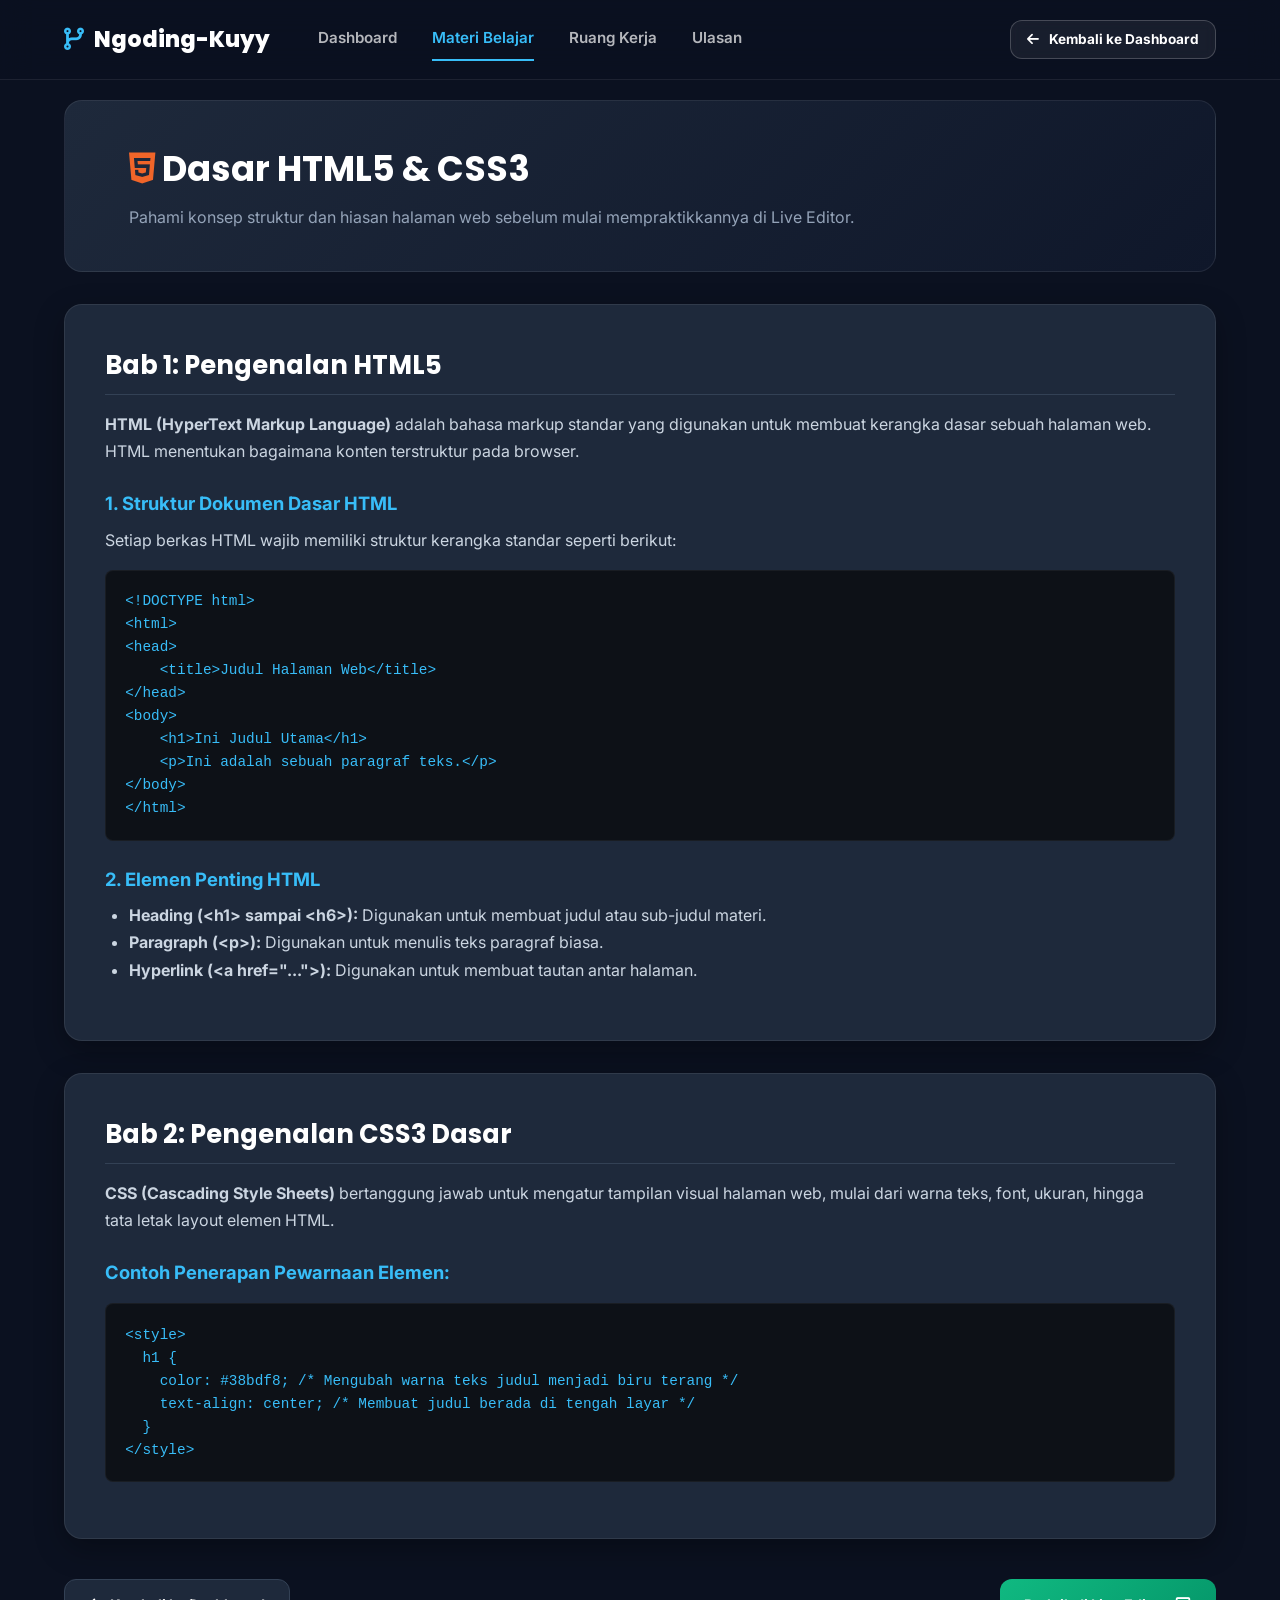
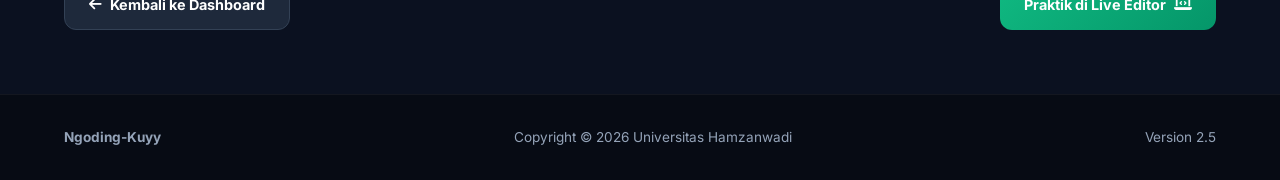
<file: materi-web.html>
<!DOCTYPE html>
<html lang="id">
<head>
    <meta charset="UTF-8">
    <meta name="viewport" content="width=device-width, initial-scale=1.0">
    <title>Materi Web Development - NgodingKuy</title>
    <link rel="stylesheet" href="https://cdnjs.cloudflare.com/ajax/libs/font-awesome/6.4.0/css/all.min.css">
    <link rel="stylesheet" href="https://fonts.googleapis.com/css2?family=Inter:wght@400;500;600;700&family=Poppins:wght@500;600;700;800&display=swap">
    <link rel="stylesheet" href="assets/css/style.css">
    <style>
        .materi-page-wrapper {
            padding-top: 100px;
            padding-bottom: 4rem;
        }
        .materi-body-card {
            background-color: var(--card-bg);
            border: 1px solid rgba(255, 255, 255, 0.08);
            padding: 2.5rem;
            border-radius: 18px;
            margin-bottom: 2rem;
            box-shadow: 0 10px 30px rgba(0, 0, 0, 0.3);
        }
        .materi-body-card h2 {
            font-family: 'Poppins', sans-serif;
            font-size: 1.6rem;
            color: #FFFFFF;
            margin-bottom: 1rem;
            border-bottom: 1px solid var(--border-color);
            padding-bottom: 0.5rem;
        }
        .materi-body-card h3 {
            margin: 1.5rem 0 0.5rem;
            color: var(--secondary);
            font-size: 1.15rem;
        }
        .materi-body-card p {
            color: #CBD5E1;
            line-height: 1.7;
            margin-bottom: 1rem;
        }
        .materi-body-card ul {
            margin-left: 1.5rem;
            margin-bottom: 1rem;
            color: #CBD5E1;
            line-height: 1.7;
        }
        .code-block-display {
            background-color: #0d1117;
            padding: 1.2rem;
            border-left: 4px solid var(--secondary);
            border-radius: 8px;
            font-family: monospace;
            margin: 1rem 0;
            color: #38bdf8;
            overflow-x: auto;
            font-size: 0.9rem;
            border: 1px solid rgba(255, 255, 255, 0.05);
        }
        .materi-navigation {
            display: flex;
            justify-content: space-between;
            margin-top: 2.5rem;
            gap: 1rem;
        }
        .btn-nav-action {
            display: inline-flex;
            align-items: center;
            gap: 0.5rem;
            padding: 0.8rem 1.5rem;
            border-radius: 12px;
            text-decoration: none;
            font-weight: 700;
            font-size: 0.9rem;
            transition: var(--transition);
        }
        .btn-back-menu {
            background-color: var(--card-bg);
            color: #FFFFFF;
            border: 1px solid var(--border-color);
        }
        .btn-back-menu:hover {
            background-color: var(--border-color);
            color: var(--secondary);
        }
        .btn-go-editor {
            background: linear-gradient(135deg, #10b981, #059669);
            color: #FFFFFF;
        }
        .btn-go-editor:hover {
            box-shadow: 0 8px 20px rgba(16, 185, 129, 0.4);
            transform: translateY(-2px);
        }
    </style>
</head>
<body>

    <nav class="navbar">
        <div class="nav-left">
            <div class="nav-logo">
                <i class="fa-solid fa-code-branch"></i> Ngoding-Kuyy
            </div>
            <div class="nav-links-desktop">
                <a href="index.html#hero">Dashboard</a>
                <a href="index.html#materi-section" class="active-nav">Materi Belajar</a>
                <a href="index.html#editor-section">Ruang Kerja</a>
                <a href="index.html#testimoni-section">Ulasan</a>
            </div>
        </div>
        <div class="nav-right">
            <a href="index.html#materi-section" class="btn-hero-secondary" style="padding: 0.5rem 1rem; font-size: 0.85rem;"><i class="fa-solid fa-arrow-left"></i> Kembali ke Dashboard</a>
        </div>
    </nav>

    <div class="materi-page-wrapper">
        <header class="hero-card" style="padding: 2.5rem 4rem; max-width: 1200px; margin: 0 auto 2rem auto; width: 90%; background: linear-gradient(135deg, #1e293b, #0f172a); border-radius: 18px; border: 1px solid rgba(255,255,255,0.08);">
            <div class="hero-content">
                <h1 style="font-family: 'Poppins', sans-serif; font-size: 2.2rem; color: #FFFFFF; margin-bottom: 0.5rem;"><i class="fa-brands fa-html5" style="color: #f06529;"></i> Dasar HTML5 & CSS3</h1>
                <p style="color: var(--text-muted); font-size: 1rem;">Pahami konsep struktur dan hiasan halaman web sebelum mulai mempraktikkannya di Live Editor.</p>
            </div>
        </header>

        <main class="container" style="max-width: 1200px; margin: 0 auto; width: 90%;">
            
            <article class="materi-body-card">
                <h2>Bab 1: Pengenalan HTML5</h2>
                <p><strong>HTML (HyperText Markup Language)</strong> adalah bahasa markup standar yang digunakan untuk membuat kerangka dasar sebuah halaman web. HTML menentukan bagaimana konten terstruktur pada browser.</p>
                
                <h3>1. Struktur Dokumen Dasar HTML</h3>
                <p>Setiap berkas HTML wajib memiliki struktur kerangka standar seperti berikut:</p>
                
                <div class="code-block-display">
&lt;!DOCTYPE html&gt;<br>
&lt;html&gt;<br>
&lt;head&gt;<br>
&nbsp;&nbsp;&nbsp;&nbsp;&lt;title&gt;Judul Halaman Web&lt;/title&gt;<br>
&lt;/head&gt;<br>
&lt;body&gt;<br>
&nbsp;&nbsp;&nbsp;&nbsp;&lt;h1&gt;Ini Judul Utama&lt;/h1&gt;<br>
&nbsp;&nbsp;&nbsp;&nbsp;&lt;p&gt;Ini adalah sebuah paragraf teks.&lt;/p&gt;<br>
&lt;/body&gt;<br>
&lt;/html&gt;
                </div>

                <h3>2. Elemen Penting HTML</h3>
                <ul>
                    <li><strong>Heading (&lt;h1&gt; sampai &lt;h6&gt;):</strong> Digunakan untuk membuat judul atau sub-judul materi.</li>
                    <li><strong>Paragraph (&lt;p&gt;):</strong> Digunakan untuk menulis teks paragraf biasa.</li>
                    <li><strong>Hyperlink (&lt;a href="..."&gt;):</strong> Digunakan untuk membuat tautan antar halaman.</li>
                </ul>
            </article>

            <article class="materi-body-card">
                <h2>Bab 2: Pengenalan CSS3 Dasar</h2>
                <p><strong>CSS (Cascading Style Sheets)</strong> bertanggung jawab untuk mengatur tampilan visual halaman web, mulai dari warna teks, font, ukuran, hingga tata letak layout elemen HTML.</p>
                
                <h3>Contoh Penerapan Pewarnaan Elemen:</h3>
                <div class="code-block-display">
&lt;style&gt;<br>
&nbsp;&nbsp;h1 {<br>
&nbsp;&nbsp;&nbsp;&nbsp;color: #38bdf8; /* Mengubah warna teks judul menjadi biru terang */<br>
&nbsp;&nbsp;&nbsp;&nbsp;text-align: center; /* Membuat judul berada di tengah layar */<br>
&nbsp;&nbsp;}<br>
&lt;/style&gt;
                </div>
            </article>

            <div class="materi-navigation">
                <a href="index.html#materi-section" class="btn-nav-action btn-back-menu"><i class="fa-solid fa-arrow-left"></i> Kembali ke Dashboard</a>
                <a href="index.html#editor-section" class="btn-nav-action btn-go-editor">Praktik di Live Editor <i class="fa-solid fa-laptop-code"></i></a>
            </div>

        </main>
    </div>

    <footer class="dashboard-footer full-width-footer">
        <div class="footer-left-logo"><strong>Ngoding-Kuyy</strong></div>
        <div class="footer-center-copy">Copyright &copy; 2026 Universitas Hamzanwadi</div>
        <div class="footer-right-version">Version 2.5</div>
    </footer>

</body>
</html>
</file>
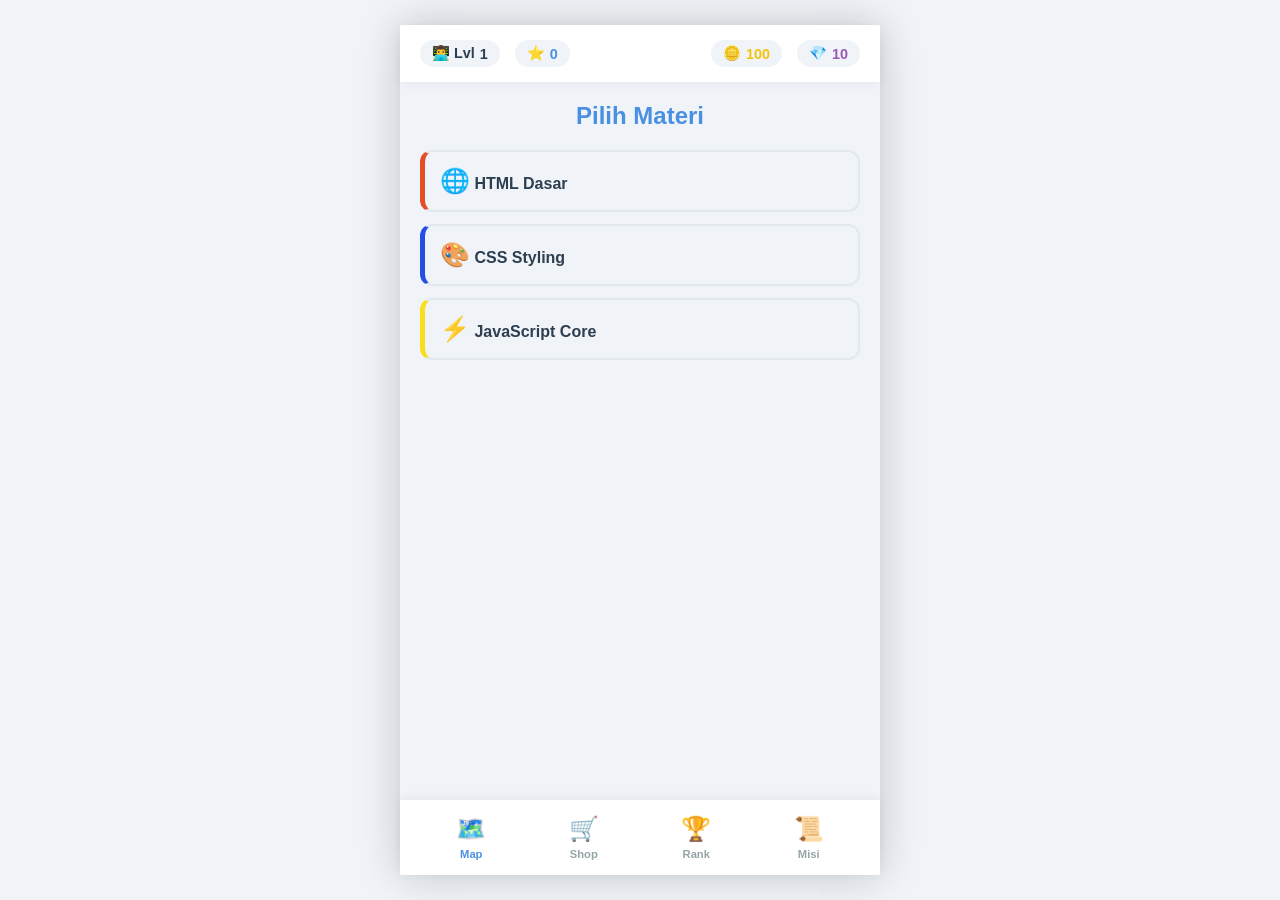
<file: game/kode_mix.html>
<!DOCTYPE html>
<html lang="id">
<head>
    <meta charset="UTF-8">
    <meta name="viewport" content="width=device-width, initial-scale=1.0, maximum-scale=1.0, user-scalable=no">
    <title>Code Journey</title>
    <style>
        /* =========================================
           BAGIAN CSS (Pindahkan ke css/style.css)
           ========================================= */
        :root {
            --primary: #4A90E2;
            --secondary: #50E3C2;
            --accent: #F5A623;
            --bg-color: #F0F4F8;
            --text-dark: #2C3E50;
            --hp-green: #2ECC71;
            --hp-red: #E74C3C;
            --panel-bg: #FFFFFF;
            --shadow: 0 8px 24px rgba(0,0,0,0.1);
            --border-radius: 16px;
        }

        * {
            box-sizing: border-box;
            margin: 0;
            padding: 0;
            font-family: 'Nunito', 'Segoe UI', Tahoma, Geneva, Verdana, sans-serif;
            user-select: none;
        }

        body {
            background-color: var(--bg-color);
            color: var(--text-dark);
            display: flex;
            justify-content: center;
            align-items: center;
            min-height: 100vh;
            overflow: hidden; /* Mencegah scroll di mobile */
        }

        #game-container {
            width: 100%;
            max-width: 480px; /* Ukuran mobile-first, bagus di desktop juga */
            height: 100vh;
            max-height: 850px;
            background: var(--bg-color);
            position: relative;
            display: flex;
            flex-direction: column;
            box-shadow: 0 0 40px rgba(0,0,0,0.2);
        }

        /* --- HUD / Header --- */
        #hud {
            background: var(--panel-bg);
            padding: 15px 20px;
            display: flex;
            justify-content: space-between;
            align-items: center;
            box-shadow: 0 2px 10px rgba(0,0,0,0.05);
            z-index: 10;
        }

        .hud-left, .hud-right { display: flex; gap: 15px; align-items: center; }
        .stat-badge {
            background: var(--bg-color);
            padding: 5px 12px;
            border-radius: 20px;
            font-weight: bold;
            font-size: 0.9rem;
            display: flex;
            align-items: center;
            gap: 5px;
        }

        /* --- Screens --- */
        .screen {
            flex: 1;
            display: none;
            flex-direction: column;
            overflow-y: auto;
            padding: 20px;
            animation: fadeIn 0.4s ease;
        }
        .screen.active { display: flex; }

        /* --- Map Screen --- */
        .world-title { text-align: center; margin-bottom: 20px; color: var(--primary); }
        .map-path {
            display: flex;
            flex-direction: column;
            align-items: center;
            gap: 30px;
            padding: 20px 0;
            position: relative;
        }
        /* Garis penghubung node */
        .map-path::before {
            content: '';
            position: absolute;
            top: 0; bottom: 0;
            width: 6px;
            background: #D5DDE5;
            z-index: 0;
        }
        .node-btn {
            position: relative;
            z-index: 1;
            width: 70px;
            height: 70px;
            border-radius: 50%;
            border: 4px solid #fff;
            background: var(--secondary);
            color: white;
            font-weight: bold;
            font-size: 1.2rem;
            box-shadow: 0 4px 10px rgba(0,0,0,0.15);
            cursor: pointer;
            transition: transform 0.2s;
        }
        .node-btn:hover:not(:disabled) { transform: scale(1.1); }
        .node-btn:disabled { background: #BDC3C7; cursor: not-allowed; }
        .node-btn.boss { background: var(--hp-red); border-radius: 20%; width: 80px; height: 80px; }

        /* --- Combat Screen --- */
        .battle-area {
            background: linear-gradient(to bottom, #87CEEB, #E0F6FF);
            border-radius: var(--border-radius);
            padding: 20px;
            display: flex;
            justify-content: space-between;
            align-items: flex-end;
            height: 250px;
            margin-bottom: 20px;
            box-shadow: inset 0 -10px 20px rgba(0,0,0,0.05);
            position: relative;
        }
        
        .entity { text-align: center; display: flex; flex-direction: column; align-items: center;}
        .sprite { font-size: 70px; filter: drop-shadow(0 5px 5px rgba(0,0,0,0.2)); transition: transform 0.2s;}
        
        .hp-container {
            width: 100px; height: 12px;
            background: #fff; border-radius: 10px;
            margin-top: 10px; border: 2px solid #333;
            overflow: hidden;
        }
        .hp-bar { height: 100%; background: var(--hp-green); transition: width 0.3s ease; }
        .entity-name { font-weight: bold; font-size: 0.9rem; margin-top: 5px; background: rgba(255,255,255,0.8); padding: 2px 8px; border-radius: 10px;}

        /* Quiz Panel */
        .quiz-panel {
            background: var(--panel-bg);
            border-radius: var(--border-radius);
            padding: 20px;
            box-shadow: var(--shadow);
            flex: 1;
            display: flex;
            flex-direction: column;
        }
        
        .combat-hud { display: flex; justify-content: space-between; margin-bottom: 15px; font-size: 0.9rem; font-weight: bold; color: var(--accent); }
        
        #question-text { font-size: 1.1rem; line-height: 1.5; margin-bottom: 20px; text-align: center; }
        
        .options-grid { display: grid; grid-template-columns: 1fr; gap: 12px; }
        .option-btn {
            padding: 15px;
            background: var(--bg-color);
            border: 2px solid #E2E8F0;
            border-radius: 12px;
            font-size: 1rem;
            font-weight: 600;
            color: var(--text-dark);
            cursor: pointer;
            transition: all 0.2s;
            text-align: left;
        }
        .option-btn:hover:not(:disabled) { border-color: var(--primary); background: #EBF4FF; }
        .option-btn.correct { background: var(--hp-green); color: white; border-color: var(--hp-green); }
        .option-btn.wrong { background: var(--hp-red); color: white; border-color: var(--hp-red); }

        .combat-tools { display: flex; justify-content: space-between; margin-top: 15px; }
        .tool-btn { padding: 10px; border-radius: 8px; border: none; background: #E2E8F0; font-weight: bold; cursor: pointer; }

        /* --- Menus / Bottom Nav --- */
        .bottom-nav {
            display: flex;
            justify-content: space-around;
            background: var(--panel-bg);
            padding: 15px;
            box-shadow: 0 -2px 10px rgba(0,0,0,0.05);
            z-index: 10;
        }
        .nav-btn {
            background: none; border: none; font-size: 1.5rem; color: #95A5A6; cursor: pointer;
            display: flex; flex-direction: column; align-items: center; gap: 5px;
        }
        .nav-btn span { font-size: 0.7rem; font-weight: bold; }
        .nav-btn.active { color: var(--primary); }

        /* --- Popups --- */
        .popup-overlay {
            position: absolute; top: 0; left: 0; right: 0; bottom: 0;
            background: rgba(0,0,0,0.6);
            display: flex; justify-content: center; align-items: center;
            z-index: 100;
            opacity: 0; pointer-events: none; transition: opacity 0.3s;
        }
        .popup-overlay.show { opacity: 1; pointer-events: auto; }
        .popup-box {
            background: white; padding: 30px; border-radius: 20px;
            text-align: center; width: 85%; max-width: 350px;
            transform: translateY(20px); transition: transform 0.3s;
        }
        .popup-overlay.show .popup-box { transform: translateY(0); }
        .popup-title { font-size: 1.5rem; margin-bottom: 10px; color: var(--primary); }
        .reward-grid { display: grid; grid-template-columns: 1fr 1fr; gap: 10px; margin: 20px 0; }
        .reward-item { background: #F8F9FA; padding: 10px; border-radius: 10px; font-weight: bold; }
        .btn-primary {
            background: var(--primary); color: white; border: none;
            padding: 12px 24px; border-radius: 10px; font-size: 1rem; font-weight: bold; width: 100%; cursor: pointer;
        }

        /* --- Animations --- */
        @keyframes fadeIn { from { opacity: 0; transform: translateY(10px); } to { opacity: 1; transform: translateY(0); } }
        @keyframes shake { 0%, 100% { transform: translateX(0); } 25% { transform: translateX(-10px); } 75% { transform: translateX(10px); } }
        @keyframes attackHit { 0% { transform: scale(1) translateX(0); } 50% { transform: scale(1.2) translateX(30px); } 100% { transform: scale(1) translateX(0); } }
        @keyframes enemyHit { 0% { transform: scale(1) translateX(0); } 50% { transform: scale(1.2) translateX(-30px); } 100% { transform: scale(1) translateX(0); } }
        @keyframes flashRed { 0%, 100% { filter: brightness(1); } 50% { filter: brightness(0.5) sepia(1) hue-rotate(-50deg) saturate(5); } }
        
        .anim-shake { animation: shake 0.4s ease; }
        .anim-attack { animation: attackHit 0.3s ease; }
        .anim-enemy-attack { animation: enemyHit 0.3s ease; }
        .anim-damage { animation: flashRed 0.4s ease; }

        /* Mencegah highlight biru saat di tap di mobile */
        button { -webkit-tap-highlight-color: transparent; }
    </style>
</head>
<body>

<div id="game-container">
    
    <!-- HUD -->
    <header id="hud">
        <div class="hud-left">
            <div class="stat-badge">👨‍💻 Lvl <span id="hud-level">1</span></div>
            <div class="stat-badge" style="color: var(--primary)">⭐ <span id="hud-xp">0</span></div>
        </div>
        <div class="hud-right">
            <div class="stat-badge" style="color: #F1C40F">🪙 <span id="hud-coins">0</span></div>
            <div class="stat-badge" style="color: #9B59B6">💎 <span id="hud-gems">0</span></div>
        </div>
    </header>

    <!-- 1. HOME SCREEN (World Selection) -->
    <main id="screen-home" class="screen active">
        <h2 class="world-title">Pilih Materi</h2>
        <div class="options-grid" id="worlds-container">
            <!-- Dirender via JS -->
        </div>
    </main>

    <!-- 2. MAP SCREEN (Node Level Selection) -->
    <main id="screen-map" class="screen">
        <button class="tool-btn" onclick="Game.showScreen('home')" style="width: fit-content; margin-bottom: 10px;">⬅ Kembali</button>
        <h2 class="world-title" id="current-world-title">Dunia HTML</h2>
        <div class="map-path" id="nodes-container">
            <!-- Dirender via JS -->
        </div>
    </main>

    <!-- 3. COMBAT SCREEN -->
    <main id="screen-combat" class="screen" style="padding: 10px;">
        <div class="battle-area">
            <div class="entity" id="player-entity">
                <div class="sprite" id="player-sprite">🧑‍💻</div>
                <div class="hp-container"><div class="hp-bar" id="player-hp-bar"></div></div>
                <div class="entity-name">Kamu (<span id="player-hp-txt">100</span>)</div>
            </div>
            
            <div class="entity" id="monster-entity">
                <div class="sprite" id="monster-sprite">👾</div>
                <div class="hp-container"><div class="hp-bar" id="monster-hp-bar" style="background: var(--hp-red);"></div></div>
                <div class="entity-name"><span id="monster-name-txt">Bug Slime</span> (<span id="monster-hp-txt">50</span>)</div>
            </div>
        </div>

        <div class="quiz-panel">
            <div class="combat-hud">
                <div id="combo-display">Combo: x<span id="combo-count">0</span></div>
                <div id="timer-display">⏱ <span id="time-left">15</span>s</div>
            </div>
            
            <h3 id="question-text">Memuat pertanyaan...</h3>
            
            <div class="options-grid" id="options-container">
                <!-- Dirender via JS -->
            </div>

            <div class="combat-tools">
                <button class="tool-btn" onclick="Game.useHint()" id="btn-hint">💡 Hint (10 🪙)</button>
                <button class="tool-btn" onclick="Game.fleeBattle()">🏳️ Kabur</button>
            </div>
        </div>
    </main>

    <!-- 4. SHOP / PROFILE SCREEN (Mockup) -->
    <main id="screen-shop" class="screen">
        <h2 class="world-title">Toko Kosmetik</h2>
        <p style="text-align:center; color: #7f8c8d; margin-bottom: 20px;">Gunakan koin dan gem untuk membeli avatar baru!</p>
        <div class="options-grid">
            <button class="option-btn" style="text-align:center">Avatar Ninja 🥷<br><br>💎 50 Gem</button>
            <button class="option-btn" style="text-align:center">Pet Robot 🤖<br><br>🪙 500 Koin</button>
            <button class="option-btn" style="text-align:center">Frame Emas 🖼️<br><br>🪙 1000 Koin</button>
        </div>
    </main>

    <!-- BOTTOM NAVIGATION -->
    <nav class="bottom-nav">
        <button class="nav-btn active" onclick="Game.showScreen('home', this)">🗺️<span>Map</span></button>
        <button class="nav-btn" onclick="Game.showScreen('shop', this)">🛒<span>Shop</span></button>
        <button class="nav-btn" onclick="alert('Fitur Leaderboard akan terhubung ke PHP/Database')">🏆<span>Rank</span></button>
        <button class="nav-btn" onclick="alert('Fitur Misi Harian akan terhubung ke PHP/Database')">📜<span>Misi</span></button>
    </nav>

    <!-- POPUP REWARD -->
    <div class="popup-overlay" id="reward-popup">
        <div class="popup-box">
            <h2 class="popup-title" id="popup-title">Level Selesai! 🎉</h2>
            <div class="sprite" style="font-size: 50px; margin: 10px 0;" id="popup-icon">🏆</div>
            <p id="popup-msg">Kamu berhasil mengalahkan monster!</p>
            
            <div class="reward-grid" id="reward-stats">
                <div class="reward-item">XP<br>+<span id="reward-xp">0</span></div>
                <div class="reward-item">Koin<br>+<span id="reward-coins">0</span></div>
            </div>
            
            <button class="btn-primary" onclick="Game.closePopup()">Lanjutkan</button>
        </div>
    </div>

</div>

<script>
/* =====================================================================
   BAGIAN JSON (Simulasi fetch data dari json/questions.json)
   ===================================================================== */
const GameData = {
    worlds: [
        { id: 'html', name: 'HTML Dasar', icon: '🌐', color: '#E44D26' },
        { id: 'css', name: 'CSS Styling', icon: '🎨', color: '#264DE4' },
        { id: 'js', name: 'JavaScript Core', icon: '⚡', color: '#F7DF1E' }
        // Dunia lain seperti PHP, Database, dll bisa ditambahkan di sini
    ],
    levels: {
        'html': [
            { id: 1, type: 'normal', monster: 'Tag Slime', sprite: '🦠', hp: 40 },
            { id: 2, type: 'normal', monster: 'Form Goblin', sprite: '👺', hp: 60 },
            { id: 3, type: 'boss', monster: 'King DOM', sprite: '🐲', hp: 100 }
        ]
    },
    questions: {
        'html': [
            { q: "Tag apa yang digunakan untuk membuat paragraf?", options: ["<p>", "<h1>", "<a>", "<div>"], a: 0 },
            { q: "Atribut untuk menentukan URL gambar pada tag <img> adalah?", options: ["href", "link", "src", "alt"], a: 2 },
            { q: "Tag HTML yang benar untuk membuat teks menjadi tebal adalah?", options: ["<bold>", "<b>", "<important>", "<thick>"], a: 1 },
            { q: "Elemen HTML mana yang mendefinisikan judul dokumen?", options: ["<head>", "<meta>", "<title>", "<h1>"], a: 2 },
            { q: "Karakter apa yang digunakan untuk tag penutup?", options: ["/", "\\", "*", "^"], a: 0 },
            { q: "Bagaimana cara membuat hyperlink?", options: ["<a href='url'>", "<link src='url'>", "<a>url</a>", "<hyper>url</hyper>"], a: 0 }
        ]
    }
};

/* =====================================================================
   BAGIAN JAVASCRIPT LOGIC (Pindahkan ke js/game.js dan js/app.js)
   Arsitektur MVC Sederhana (Model-View-Controller dalam satu namespace)
   ===================================================================== */
const Game = (function() {
    
    // --- MODEL (State & Database Simulation) ---
    // Di produksi nyata, ini disimpan dalam localStorage (ngodingkuy_gamedata)
    let player = {
        name: "DevNovice",
        level: 1,
        xp: 0,
        coins: 100,
        gems: 10,
        hp: 100,
        maxHp: 100,
        progress: {
            'html': 1 // Level tertinggi yang terbuka di dunia HTML
        }
    };

    let combatState = {
        active: false,
        worldId: '',
        levelId: 0,
        monsterHp: 0,
        monsterMaxHp: 0,
        questions: [],
        currentQ: 0,
        combo: 0,
        timeLeft: 15,
        timerInterval: null
    };

    // --- INIT & UTILS ---
    function init() {
        loadSave(); // Load dari localStorage
        updateHUD();
        renderWorlds();
    }

    function saveProgress() {
        // Simpan progres ke localStorage
        localStorage.setItem('codeJourney_save', JSON.stringify(player));
    }

    function loadSave() {
        const saved = localStorage.getItem('codeJourney_save');
        if (saved) { player = JSON.parse(saved); }
    }

    // --- VIEW / NAVIGATION ---
    function showScreen(screenId, navBtn = null) {
        document.querySelectorAll('.screen').forEach(s => s.classList.remove('active'));
        document.getElementById(`screen-${screenId}`).classList.add('active');
        
        if (navBtn) {
            document.querySelectorAll('.nav-btn').forEach(b => b.classList.remove('active'));
            navBtn.classList.add('active');
        }
    }

    function updateHUD() {
        // Kalkulasi Level (1 level = 100 XP)
        const newLevel = Math.floor(player.xp / 100) + 1;
        if(newLevel > player.level) {
            player.level = newLevel;
            player.maxHp = 100 + (player.level * 20); // HP naik tiap level
            player.hp = player.maxHp;
        }

        document.getElementById('hud-level').innerText = player.level;
        document.getElementById('hud-xp').innerText = player.xp;
        document.getElementById('hud-coins').innerText = player.coins;
        document.getElementById('hud-gems').innerText = player.gems;
    }

    // --- MAP SYSTEM ---
    function renderWorlds() {
        const container = document.getElementById('worlds-container');
        container.innerHTML = '';
        
        GameData.worlds.forEach(w => {
            const btn = document.createElement('button');
            btn.className = 'option-btn';
            btn.innerHTML = `<span style="font-size:1.5rem">${w.icon}</span> ${w.name}`;
            btn.style.borderLeft = `5px solid ${w.color}`;
            btn.onclick = () => openWorld(w.id);
            container.appendChild(btn);
        });
    }

    function openWorld(worldId) {
        const world = GameData.worlds.find(w => w.id === worldId);
        document.getElementById('current-world-title').innerText = world.name;
        
        const container = document.getElementById('nodes-container');
        container.innerHTML = '';
        
        const levels = GameData.levels[worldId] || [];
        const playerMaxLevel = player.progress[worldId] || 1;

        levels.forEach(lvl => {
            const btn = document.createElement('button');
            btn.className = `node-btn ${lvl.type === 'boss' ? 'boss' : ''}`;
            
            if (lvl.id > playerMaxLevel) {
                btn.disabled = true;
                btn.innerText = '🔒';
            } else {
                btn.innerText = lvl.id;
                btn.onclick = () => prepareCombat(worldId, lvl);
            }
            container.appendChild(btn);
        });

        showScreen('map');
    }

    // --- COMBAT SYSTEM ---
    function prepareCombat(worldId, levelData) {
        player.hp = player.maxHp; // Heal sebelum masuk level
        
        combatState = {
            active: true,
            worldId: worldId,
            levelId: levelData.id,
            monsterHp: levelData.hp,
            monsterMaxHp: levelData.hp,
            monsterSprite: levelData.sprite,
            monsterName: levelData.monster,
            questions: shuffleArray([...GameData.questions[worldId]]), // Ambil acak soal
            currentQ: 0,
            combo: 0,
            timeLeft: 15
        };

        // Setup UI
        document.getElementById('monster-sprite').innerText = levelData.sprite;
        document.getElementById('monster-name-txt').innerText = levelData.monster;
        document.getElementById('player-hp-txt').innerText = player.hp;
        
        updateHealthBars();
        updateCombatHUD();
        showScreen('combat');
        nextQuestion();
    }

    function nextQuestion() {
        if (combatState.monsterHp <= 0) return endCombat(true);
        if (player.hp <= 0) return endCombat(false);
        
        // Loop soal jika habis
        if (combatState.currentQ >= combatState.questions.length) {
            combatState.currentQ = 0;
            combatState.questions = shuffleArray(combatState.questions);
        }

        const q = combatState.questions[combatState.currentQ];
        document.getElementById('question-text').innerText = q.q;
        
        const optContainer = document.getElementById('options-container');
        optContainer.innerHTML = '';
        
        q.options.forEach((opt, idx) => {
            const btn = document.createElement('button');
            btn.className = 'option-btn';
            btn.innerText = opt;
            btn.onclick = () => handleAnswer(btn, idx, q.a);
            optContainer.appendChild(btn);
        });

        resetTimer();
    }

    function handleAnswer(btnElement, selectedIdx, correctIdx) {
        clearInterval(combatState.timerInterval);
        const options = document.querySelectorAll('#options-container .option-btn');
        options.forEach(b => b.disabled = true); // Kunci jawaban

        if (selectedIdx === correctIdx) {
            // BENAR
            btnElement.classList.add('correct');
            combatState.combo++;
            
            // Damage kalkulasi (Base 15 + Combo bonus)
            let damage = 15 + (combatState.combo * 2);
            combatState.monsterHp = Math.max(0, combatState.monsterHp - damage);
            
            // Animasi Player Serang & Monster Kena
            anim('player-sprite', 'anim-attack');
            setTimeout(() => {
                anim('monster-sprite', 'anim-damage');
                anim('monster-sprite', 'anim-shake');
            }, 200);

        } else {
            // SALAH ATAU TIMEOUT
            if(btnElement) btnElement.classList.add('wrong');
            // Tunjukkan yang benar
            if(correctIdx !== -1) options[correctIdx].classList.add('correct');
            
            combatState.combo = 0;
            let damage = 20; // Damage dari monster
            player.hp = Math.max(0, player.hp - damage);

            // Animasi Monster Serang & Player Kena
            anim('monster-sprite', 'anim-enemy-attack');
            setTimeout(() => {
                anim('player-sprite', 'anim-damage');
                anim('player-container', 'anim-shake'); // Shake container HP
            }, 200);
        }

        updateHealthBars();
        updateCombatHUD();
        combatState.currentQ++;

        setTimeout(() => {
            if(combatState.active) nextQuestion();
        }, 1500);
    }

    function updateHealthBars() {
        const pPct = (player.hp / player.maxHp) * 100;
        const mPct = (combatState.monsterHp / combatState.monsterMaxHp) * 100;
        
        document.getElementById('player-hp-bar').style.width = `${pPct}%`;
        document.getElementById('player-hp-txt').innerText = player.hp;
        
        document.getElementById('monster-hp-bar').style.width = `${mPct}%`;
        document.getElementById('monster-hp-txt').innerText = Math.floor(combatState.monsterHp);
    }

    function updateCombatHUD() {
        document.getElementById('combo-count').innerText = combatState.combo;
        document.getElementById('time-left').innerText = combatState.timeLeft;
    }

    // --- TIMER SYSTEM ---
    function resetTimer() {
        clearInterval(combatState.timerInterval);
        combatState.timeLeft = 15;
        updateCombatHUD();
        
        combatState.timerInterval = setInterval(() => {
            combatState.timeLeft--;
            updateCombatHUD();
            
            if (combatState.timeLeft <= 0) {
                handleAnswer(null, -1, combatState.questions[combatState.currentQ].a); // Anggap salah
            }
        }, 1000);
    }

    // --- REWARDS & PROGRESSION ---
    function endCombat(isVictory) {
        combatState.active = false;
        clearInterval(combatState.timerInterval);

        const overlay = document.getElementById('reward-popup');
        const title = document.getElementById('popup-title');
        const msg = document.getElementById('popup-msg');
        const icon = document.getElementById('popup-icon');
        const stats = document.getElementById('reward-stats');

        if (isVictory) {
            title.innerText = "Level Selesai! 🎉";
            title.style.color = "var(--hp-green)";
            icon.innerText = "🏆";
            msg.innerText = "Monster berhasil dikalahkan!";
            stats.style.display = "grid";
            
            // Kalkulasi Reward
            let rewardXp = 30 + (combatState.levelId * 10);
            let rewardCoins = 10 + (combatState.levelId * 5);
            
            player.xp += rewardXp;
            player.coins += rewardCoins;
            
            document.getElementById('reward-xp').innerText = rewardXp;
            document.getElementById('reward-coins').innerText = rewardCoins;

            // Buka level selanjutnya
            if (player.progress[combatState.worldId] === combatState.levelId) {
                player.progress[combatState.worldId]++;
            }

            saveProgress();
            updateHUD();
        } else {
            title.innerText = "Game Over! 💀";
            title.style.color = "var(--hp-red)";
            icon.innerText = "💊";
            msg.innerText = "HP kamu habis. Belajar lagi dan coba kembali!";
            stats.style.display = "none";
        }

        overlay.classList.add('show');
    }

    function closePopup() {
        document.getElementById('reward-popup').classList.remove('show');
        openWorld(combatState.worldId); // Kembali ke map
    }

    function fleeBattle() {
        if(confirm("Yakin ingin kabur? Progres level ini tidak akan disimpan.")) {
            combatState.active = false;
            clearInterval(combatState.timerInterval);
            openWorld(combatState.worldId);
        }
    }

    function useHint() {
        if (player.coins >= 10) {
            player.coins -= 10;
            updateHUD();
            
            // Hilangkan 2 jawaban salah
            const q = combatState.questions[combatState.currentQ];
            const options = document.querySelectorAll('#options-container .option-btn');
            let removed = 0;
            
            options.forEach((btn, idx) => {
                if (idx !== q.a && removed < 2) {
                    btn.style.opacity = '0.3';
                    btn.disabled = true;
                    removed++;
                }
            });
            document.getElementById('btn-hint').disabled = true;
        } else {
            alert("Koin tidak cukup untuk Hint!");
        }
    }

    // --- HELPER FUNCTIONS ---
    function anim(elementId, animClass) {
        const el = document.getElementById(elementId);
        if(!el) return;
        el.classList.remove(animClass);
        void el.offsetWidth; // Trigger reflow
        el.classList.add(animClass);
    }

    function shuffleArray(array) {
        for (let i = array.length - 1; i > 0; i--) {
            const j = Math.floor(Math.random() * (i + 1));
            [array[i], array[j]] = [array[j], array[i]];
        }
        return array;
    }

    // Public API Controller
    return {
        init, showScreen, useHint, fleeBattle, closePopup
    };
})();

// Menjalankan game ketika DOM siap
document.addEventListener('DOMContentLoaded', Game.init);
</script>

</body>
</html>
</file>
<file: assets/css/style.css>
/* ==========================================================================
   assets/css/style.css - Design System & Modern UI Specification
   ========================================================================== */

:root {
    --primary: #3B82F6;          
    --secondary: #38BDF8;        
    --success: #10B981;          
    --warning: #F59E0B;
    --danger: #EF4444;
    --background: #0B1120;       
    --card-bg: #1E293B;          
    --text-main: #F8FAFC;        
    --text-muted: #94A3B8;       
    --border-color: #334155;     
    --hover-color: #334155;      
    --sidebar-bg: #0B1120;
    --panel-top: #0F172A;
    --radius: 18px;
    --transition: all 0.3s cubic-bezier(0.4, 0, 0.2, 1);
}

/* Custom Scrollbar */
::-webkit-scrollbar {
    width: 8px;
    height: 8px;
}
::-webkit-scrollbar-track {
    background: #0B1120;
}
::-webkit-scrollbar-thumb {
    background: #334155;
    border-radius: 4px;
}
::-webkit-scrollbar-thumb:hover {
    background: #38BDF8;
}

* {
    margin: 0;
    padding: 0;
    box-sizing: border-box;
    font-family: 'Inter', 'Poppins', 'Outfit', sans-serif;
    scroll-behavior: smooth;
}

body {
    background-color: var(--background);
    color: var(--text-main);
    transition: var(--transition);
    overflow-x: hidden;
    line-height: 1.6;
}

/* Splash Screen Loading */
.splash-container {
    position: fixed;
    top: 0; left: 0; width: 100%; height: 100vh;
    background-color: #0B1120;
    display: flex;
    justify-content: center;
    align-items: center;
    z-index: 9999;
    transition: opacity 0.5s ease, transform 0.5s ease;
}

.splash-content {
    text-align: center;
    color: #FFFFFF;
}

.splash-logo-box {
    width: 84px;
    height: 84px;
    background: linear-gradient(135deg, #3b82f6, #8b5cf6);
    border-radius: 24px;
    display: flex;
    align-items: center;
    justify-content: center;
    margin: 0 auto 1.5rem auto;
    font-size: 2.5rem;
    box-shadow: 0 12px 30px rgba(59, 130, 246, 0.5);
    animation: floatLogo 3s infinite ease-in-out;
}

@keyframes floatLogo {
    0%, 100% { transform: translateY(0); }
    50% { transform: translateY(-8px); }
}

.splash-title {
    font-family: 'Poppins', sans-serif;
    font-size: 2.2rem;
    font-weight: 800;
    letter-spacing: 2px;
    margin-bottom: 0.5rem;
    background: linear-gradient(135deg, #ffffff, #38bdf8);
    -webkit-background-clip: text;
    -webkit-text-fill-color: transparent;
}

.splash-subtitle {
    font-size: 1rem;
    color: var(--text-muted);
    margin-bottom: 2rem;
}

.progress-bar-loader {
    width: 220px;
    height: 6px;
    background: rgba(255, 255, 255, 0.1);
    border-radius: 10px;
    margin: 0 auto 0.75rem auto;
    overflow: hidden;
}

.progress-line {
    width: 0%;
    height: 100%;
    background: linear-gradient(90deg, #38bdf8, #3b82f6);
    box-shadow: 0 0 12px var(--secondary);
    border-radius: 10px;
}

.splash-loading-text {
    font-size: 0.85rem;
    color: var(--text-muted);
}

/* Auth Modal */
.modal-overlay {
    position: fixed;
    top: 0; left: 0; width: 100%; height: 100vh;
    background-color: rgba(11, 17, 32, 0.85);
    backdrop-filter: blur(12px);
    display: flex;
    justify-content: center;
    align-items: center;
    z-index: 5000;
}

.modal-card {
    background-color: var(--card-bg);
    border: 1px solid rgba(255, 255, 255, 0.1);
    padding: 2.5rem;
    border-radius: var(--radius);
    width: 90%;
    max-width: 440px;
    box-shadow: 0 25px 50px -12px rgba(0, 0, 0, 0.6);
}

.modal-header-box h3 {
    font-family: 'Poppins', sans-serif;
    font-size: 1.35rem;
    margin-bottom: 0.5rem;
    color: var(--secondary);
}

.modal-header-box p {
    color: var(--text-muted);
    font-size: 0.85rem;
    line-height: 1.5;
    margin-bottom: 1.5rem;
}

.form-group-box {
    margin-bottom: 1.5rem;
}

.form-group-box label {
    display: block;
    font-size: 0.85rem;
    font-weight: 600;
    margin-bottom: 0.5rem;
    color: var(--text-muted);
}

.input-with-icon {
    position: relative;
    width: 100%;
}

.input-with-icon i {
    position: absolute;
    left: 1rem;
    top: 50%;
    transform: translateY(-50%);
    color: var(--text-muted);
}

.input-with-icon input {
    width: 100%;
    padding: 0.8rem 1rem 0.8rem 2.6rem;
    border: 2px solid var(--border-color);
    background-color: var(--background);
    color: var(--text-main);
    border-radius: 12px;
    outline: none;
    font-size: 0.95rem;
    transition: var(--transition);
}

.input-with-icon input:focus {
    border-color: var(--primary);
    box-shadow: 0 0 15px rgba(59, 130, 246, 0.3);
}

.btn-submit-auth {
    width: 100%;
    padding: 0.85rem;
    background: linear-gradient(135deg, #3b82f6, #2563eb);
    color: #FFFFFF;
    border: none;
    border-radius: 12px;
    font-weight: 600;
    font-size: 0.95rem;
    cursor: pointer;
    display: flex;
    justify-content: center;
    align-items: center;
    gap: 0.5rem;
    transition: var(--transition);
    box-shadow: 0 8px 20px rgba(59, 130, 246, 0.4);
}

.btn-submit-auth:hover {
    transform: translateY(-2px);
    box-shadow: 0 12px 25px rgba(59, 130, 246, 0.6);
}

/* Toast */
.toast {
    position: fixed;
    top: 25px; right: 25px;
    background-color: var(--card-bg);
    border: 1px solid rgba(255, 255, 255, 0.1);
    color: #FFFFFF;
    padding: 1rem 1.5rem;
    border-radius: 14px;
    display: flex;
    align-items: center;
    gap: 0.75rem;
    z-index: 10000;
    font-weight: 600;
    box-shadow: 0 20px 30px rgba(0,0,0,0.5);
}

.toast i { color: var(--success); }

/* Top Navbar */
.navbar {
    position: fixed;
    top: 0; left: 0; width: 100%;
    height: 80px;
    display: flex;
    align-items: center;
    justify-content: space-between;
    padding: 0 4rem;
    z-index: 1000;
    background: rgba(11, 17, 32, 0.75);
    backdrop-filter: blur(16px);
    -webkit-backdrop-filter: blur(16px);
    border-bottom: 1px solid rgba(255, 255, 255, 0.08);
    transition: var(--transition);
}

.nav-left {
    display: flex;
    align-items: center;
    gap: 3rem;
}

.nav-logo {
    font-family: 'Poppins', sans-serif;
    font-size: 1.4rem;
    font-weight: 800;
    color: #FFFFFF;
    display: flex;
    align-items: center;
    gap: 0.6rem;
}

.nav-logo i {
    color: var(--secondary);
}

.nav-links-desktop {
    display: flex;
    gap: 2.2rem;
}

.nav-links-desktop a {
    color: rgba(255, 255, 255, 0.7);
    text-decoration: none;
    font-size: 0.95rem;
    font-weight: 600;
    transition: var(--transition);
    padding: 0.5rem 0;
    border-bottom: 2px solid transparent;
}

.nav-links-desktop a:hover, .nav-links-desktop a.active-nav {
    color: var(--secondary);
    border-bottom-color: var(--secondary);
}

.nav-right {
    display: flex;
    align-items: center;
    gap: 1.5rem;
}

.avatar-img {
    width: 44px;
    height: 44px;
    border-radius: 50%;
    object-fit: cover;
    border: 2px solid var(--secondary);
    box-shadow: 0 0 10px rgba(56, 189, 248, 0.4);
    cursor: pointer;
    transition: var(--transition);
}

.avatar-img:hover {
    transform: scale(1.05);
}

.sidebar-toggle-btn {
    background: none;
    border: none;
    font-size: 1.6rem;
    color: #FFFFFF;
    cursor: pointer;
    display: none;
    padding: 8px;
    z-index: 1010;
    transition: var(--transition);
}

.nav-user-profile { position: relative; }
.user-dropdown-menu {
    position: absolute;
    top: 58px; right: 0;
    background-color: var(--card-bg);
    border: 1px solid rgba(255, 255, 255, 0.1);
    border-radius: 14px;
    width: 230px;
    box-shadow: 0 15px 35px rgba(0,0,0,0.6);
    padding: 0.75rem 0;
    z-index: 1010;
}

.dropdown-header { padding: 0.5rem 1.25rem; color: var(--text-main); }
.dropdown-name { font-weight: 700; font-size: 0.95rem; color: #FFFFFF; }
.dropdown-role { font-size: 0.75rem; color: var(--text-muted); }
.user-dropdown-menu hr { border: none; border-top: 1px solid var(--border-color); margin: 0.5rem 0; }
.user-dropdown-menu a {
    display: flex; align-items: center; gap: 0.75rem;
    padding: 0.6rem 1.25rem; color: var(--text-main);
    text-decoration: none; font-size: 0.9rem;
}
.user-dropdown-menu a:hover { background-color: var(--hover-color); color: var(--secondary); }
.btn-logout-dropdown {
    width: 100%; background: none; border: none;
    display: flex; align-items: center; gap: 0.75rem;
    padding: 0.6rem 1.25rem; color: var(--danger);
    font-size: 0.9rem; text-align: left; cursor: pointer;
}

.mobile-nav-dropdown {
    position: fixed;
    top: 80px; right: 2rem;
    width: 200px;
    background-color: var(--card-bg);
    border: 1px solid rgba(255, 255, 255, 0.1);
    border-radius: 14px;
    box-shadow: 0 15px 35px rgba(0,0,0,0.6);
    padding: 0.5rem 0;
    z-index: 1050;
    display: flex;
    flex-direction: column;
}

.mobile-nav-dropdown a {
    display: flex;
    align-items: center;
    gap: 0.75rem;
    padding: 0.75rem 1.25rem;
    color: var(--text-main);
    text-decoration: none;
    font-size: 0.9rem;
    font-weight: 500;
    transition: var(--transition);
}

.mobile-nav-dropdown a:hover {
    background-color: var(--hover-color);
    color: var(--secondary);
}

/* Dashboard Layout */
.dashboard-content.full-width-content {
    width: 100%;
    padding: 0 0 4rem 0;
}

/* Hero Section */
.hero-card.hero-video-card {
    position: relative;
    width: 100%;
    min-height: 85vh;
    display: flex;
    align-items: center;
    padding: 120px 4rem 4rem 4rem;
    background: #0B1120;
    border-radius: 0 0 32px 32px;
    overflow: hidden;
    margin-bottom: 3.5rem;
}

.hero-bg-video {
    position: absolute;
    top: 50%; left: 50%;
    width: 100%; height: 100%;
    object-fit: cover;
    transform: translate(-50%, -50%);
    z-index: 1;
}

.hero-video-overlay {
    position: absolute;
    top: 0; left: 0; width: 100%; height: 100%;
    background: linear-gradient(135deg, rgba(11, 17, 32, 0.95) 45%, rgba(59, 130, 246, 0.25) 100%);
    z-index: 2;
}

.hero-left-info {
    position: relative;
    z-index: 3;
    max-width: 680px;
}

.hero-badge {
    display: inline-flex;
    align-items: center;
    gap: 6px;
    padding: 6px 14px;
    background: rgba(56, 189, 248, 0.15);
    border: 1px solid rgba(56, 189, 248, 0.3);
    color: var(--secondary);
    border-radius: 20px;
    font-size: 0.85rem;
    font-weight: 600;
    margin-bottom: 1rem;
}

.hero-left-info h2 {
    font-family: 'Poppins', sans-serif;
    font-size: 2.8rem;
    color: #FFFFFF;
    margin-bottom: 0.5rem;
    font-weight: 800;
}

.hero-subtitle {
    font-size: 1.25rem;
    font-weight: 600;
    color: var(--secondary);
    margin-bottom: 1rem;
}

.hero-desc {
    font-size: 1rem;
    color: #CBD5E1;
    line-height: 1.65;
    margin-bottom: 2.2rem;
}

.hero-action-buttons {
    display: flex;
    gap: 1.2rem;
}

.btn-hero-primary {
    background: linear-gradient(135deg, #3b82f6, #2563eb);
    color: #FFFFFF;
    padding: 0.85rem 1.85rem;
    border-radius: 12px;
    text-decoration: none;
    font-weight: 700;
    display: inline-flex;
    align-items: center;
    gap: 0.6rem;
    transition: var(--transition);
    box-shadow: 0 10px 25px rgba(59, 130, 246, 0.4);
}

.btn-hero-primary:hover {
    transform: translateY(-3px);
    box-shadow: 0 15px 30px rgba(59, 130, 246, 0.6);
}

.btn-hero-secondary {
    background-color: rgba(255, 255, 255, 0.06);
    border: 1px solid rgba(255, 255, 255, 0.2);
    color: #FFFFFF;
    padding: 0.85rem 1.85rem;
    border-radius: 12px;
    text-decoration: none;
    font-weight: 700;
    display: inline-flex;
    align-items: center;
    gap: 0.6rem;
    backdrop-filter: blur(6px);
    transition: var(--transition);
}

.btn-hero-secondary:hover {
    background-color: rgba(255, 255, 255, 0.15);
    transform: translateY(-3px);
}

/* Dashboard Block Card Global */
.dashboard-block-card {
    background-color: var(--card-bg);
    border: 1px solid rgba(255, 255, 255, 0.08);
    border-radius: var(--radius);
    padding: 2.2rem;
    max-width: 1200px;
    margin: 0 auto 2.5rem auto;
    width: 90%;
    box-shadow: 0 10px 30px rgba(0, 0, 0, 0.3);
}

.block-header { margin-bottom: 1.8rem; border-bottom: 1px solid var(--border-color); padding-bottom: 1rem; }
.block-header h3 {
    font-family: 'Poppins', sans-serif;
    font-size: 1.35rem;
    font-weight: 700;
    color: #FFFFFF;
    display: flex; align-items: center; gap: 0.6rem;
}

/* Modul / Materi Grid */
.materi-grid-dashboard {
    display: grid;
    grid-template-columns: repeat(3, 1fr);
    gap: 1.8rem;
}

.materi-card-box {
    background-color: var(--background);
    border: 1px solid rgba(255, 255, 255, 0.06);
    border-top: 4px solid var(--border-color);
    padding: 1.8rem;
    border-radius: 16px;
    display: flex;
    flex-direction: column;
    transition: var(--transition);
}

.materi-card-box:hover {
    transform: translateY(-6px);
    box-shadow: 0 15px 35px rgba(0,0,0,0.4);
    border-color: rgba(255, 255, 255, 0.15);
}

.border-purple { border-top-color: #a855f7; }
.border-blue { border-top-color: var(--primary); }
.border-muted { border-top-color: var(--text-muted); }
.materi-card-box > i { font-size: 2.2rem; margin-bottom: 1.2rem; }
.icon-purple { color: #a855f7; }
.icon-orange { color: #f06529; }
.icon-muted { color: var(--text-muted); }
.materi-card-box h4 { font-size: 1.15rem; margin-bottom: 0.6rem; color: #FFFFFF; font-weight: 700; }
.materi-card-box p { font-size: 0.88rem; color: var(--text-muted); line-height: 1.6; margin-bottom: 1.8rem; flex-grow: 1; }

.btn-block-link {
    display: flex !important;
    align-items: center !important;
    justify-content: center !important;
    gap: 0.5rem !important;
    width: 100% !important;
    align-self: center !important;
    padding: 0.45rem 1rem !important;
    height: 38px !important;
    text-align: center !important;
    background-color: rgba(255, 255, 255, 0.06);
    border: 1px solid rgba(255, 255, 255, 0.12);
    border-radius: 8px !important;
    text-decoration: none !important;
    font-size: 0.85rem !important;
    font-weight: 600 !important;
    color: var(--text-main) !important;
    transition: var(--transition) !important;
    margin-top: auto !important;
}

.btn-block-link i {
    font-size: 0.9rem !important;
    margin: 0 !important;
}

.btn-block-link:hover:not(.btn-disabled) {
    background-color: var(--primary) !important;
    color: #FFFFFF !important;
    border-color: var(--primary) !important;
    box-shadow: 0 6px 18px rgba(59, 130, 246, 0.4) !important;
}

.btn-purple {
    background: linear-gradient(135deg, #9333ea, #7e22ce) !important;
    color: #FFFFFF !important;
    border-color: transparent !important;
}

.btn-purple:hover {
    box-shadow: 0 8px 20px rgba(147, 51, 234, 0.5) !important;
}

.btn-disabled {
    background-color: rgba(255, 255, 255, 0.05) !important;
    color: #64748B !important;
    cursor: not-allowed !important;
    border-color: rgba(255, 255, 255, 0.05) !important;
}

/* Interactive Editor Workspace */
.editor-grid-box {
    display: grid;
    grid-template-columns: 240px 1fr;
    gap: 1.8rem;
}

.editor-left-cheatsheet h4 { font-size: 1rem; margin-bottom: 0.85rem; color: #FFFFFF; font-weight: 700; }
.cheat-node { padding: 0.65rem 0; border-bottom: 1px dashed var(--border-color); }
.cheat-node small { display: block; font-size: 0.75rem; color: var(--text-muted); margin-bottom: 0.25rem; }
.cheat-node code { display: block; font-family: monospace; font-size: 0.82rem; color: var(--secondary); background-color: var(--background); padding: 0.3rem 0.5rem; border-radius: 6px; }
.editor-right-workspace { display: flex; flex-direction: column; }

.workspace-panel-header {
    display: flex;
    justify-content: space-between;
    align-items: center;
    background-color: var(--panel-top);
    padding: 0.6rem 1rem;
    border-radius: 10px 10px 0 0;
    font-size: 0.85rem;
    font-weight: 600;
    border: 1px solid var(--border-color);
}

.margin-top-10 { margin-top: 1rem; }

.btn-compiler-run {
    background: linear-gradient(135deg, #10b981, #059669);
    color: white;
    border: none;
    padding: 6px 14px;
    border-radius: 6px;
    font-size: 0.8rem;
    font-weight: 700;
    cursor: pointer;
    transition: var(--transition);
}

.btn-compiler-run:hover {
    box-shadow: 0 4px 12px rgba(16, 185, 129, 0.4);
}

#code-input {
    width: 100%;
    height: 150px;
    background-color: #0d1117;
    color: #e6edf3;
    border: 1px solid var(--border-color);
    border-top: none;
    padding: 1rem;
    font-family: monospace;
    font-size: 0.9rem;
    outline: none;
    resize: vertical;
    border-radius: 0 0 10px 10px;
}

#output-view {
    width: 100%;
    height: 180px;
    background-color: #ffffff;
    border: 1px solid var(--border-color);
    border-top: none;
    border-radius: 0 0 10px 10px;
}

/* Testimoni Section */
.testimoni-grid-box {
    display: grid;
    grid-template-columns: 1fr 1.2fr;
    gap: 2rem;
}

.testimoni-form-wrapper {
    background-color: var(--background);
    padding: 1.5rem;
    border-radius: 14px;
    border: 1px solid rgba(255, 255, 255, 0.05);
}

.input-readonly {
    background-color: var(--card-bg) !important;
    color: var(--text-muted) !important;
    cursor: not-allowed;
}

#input-pesan {
    width: 100%;
    height: 100px;
    padding: 0.75rem 1rem;
    border: 2px solid var(--border-color);
    background-color: var(--background);
    color: var(--text-main);
    border-radius: 10px;
    outline: none;
    font-size: 0.9rem;
    resize: none;
    transition: var(--transition);
}

#input-pesan:focus {
    border-color: var(--primary);
}

.btn-send-testi {
    padding: 0.75rem 1.5rem;
    background: linear-gradient(135deg, #3b82f6, #2563eb);
    color: white;
    border: none;
    border-radius: 10px;
    font-weight: 700;
    font-size: 0.9rem;
    cursor: pointer;
    transition: var(--transition);
}

.btn-send-testi:hover {
    box-shadow: 0 6px 18px rgba(59, 130, 246, 0.4);
}

.testimoni-slider-wrapper {
    display: flex;
    flex-direction: column;
    justify-content: center;
    overflow: hidden;
    position: relative;
}

.slider-viewport-box {
    width: 100%;
    overflow: hidden;
}

.slider-track-box {
    display: flex;
    width: 100%;
}

.testi-slide-node {
    min-width: 100%;
    padding: 0.5rem;
}

.testi-bubble-card {
    background-color: var(--background);
    border: 1px solid rgba(255, 255, 255, 0.06);
    padding: 1.5rem;
    border-radius: 16px;
    height: 100%;
    display: flex;
    flex-direction: column;
    justify-content: space-between;
}

.testi-bubble-card h5 {
    font-size: 1.05rem;
    color: var(--secondary);
    margin-bottom: 0.75rem;
}

.testi-bubble-card p {
    font-size: 0.92rem;
    color: #CBD5E1;
    font-style: italic;
    line-height: 1.6;
}

.slider-dots-container {
    display: flex;
    justify-content: center;
    gap: 8px;
    margin-top: 1.2rem;
}

.slider-dot {
    width: 10px;
    height: 10px;
    border-radius: 50%;
    background-color: var(--border-color);
    cursor: pointer;
    transition: var(--transition);
}

.slider-dot.active {
    background-color: var(--secondary);
    width: 24px;
    border-radius: 10px;
}

/* Footer */
.dashboard-footer {
    display: flex;
    justify-content: space-between;
    align-items: center;
    padding: 2rem 4rem;
    background-color: #070B14;
    border-top: 1px solid rgba(255, 255, 255, 0.05);
    color: var(--text-muted);
    font-size: 0.85rem;
}

/* Responsive Styles */
@media screen and (max-width: 992px) {
    .materi-grid-dashboard { grid-template-columns: 1fr; }
    .editor-grid-box { grid-template-columns: 1fr; }
    .testimoni-grid-box { grid-template-columns: 1fr; }
    .navbar { padding: 0 1.5rem; }
    .nav-links-desktop { display: none; }
    .sidebar-toggle-btn { display: block; }
    .hero-card.hero-video-card { padding: 100px 1.5rem 3rem 1.5rem; }
    .hero-left-info h2 { font-size: 2.1rem; }
}
</file>
